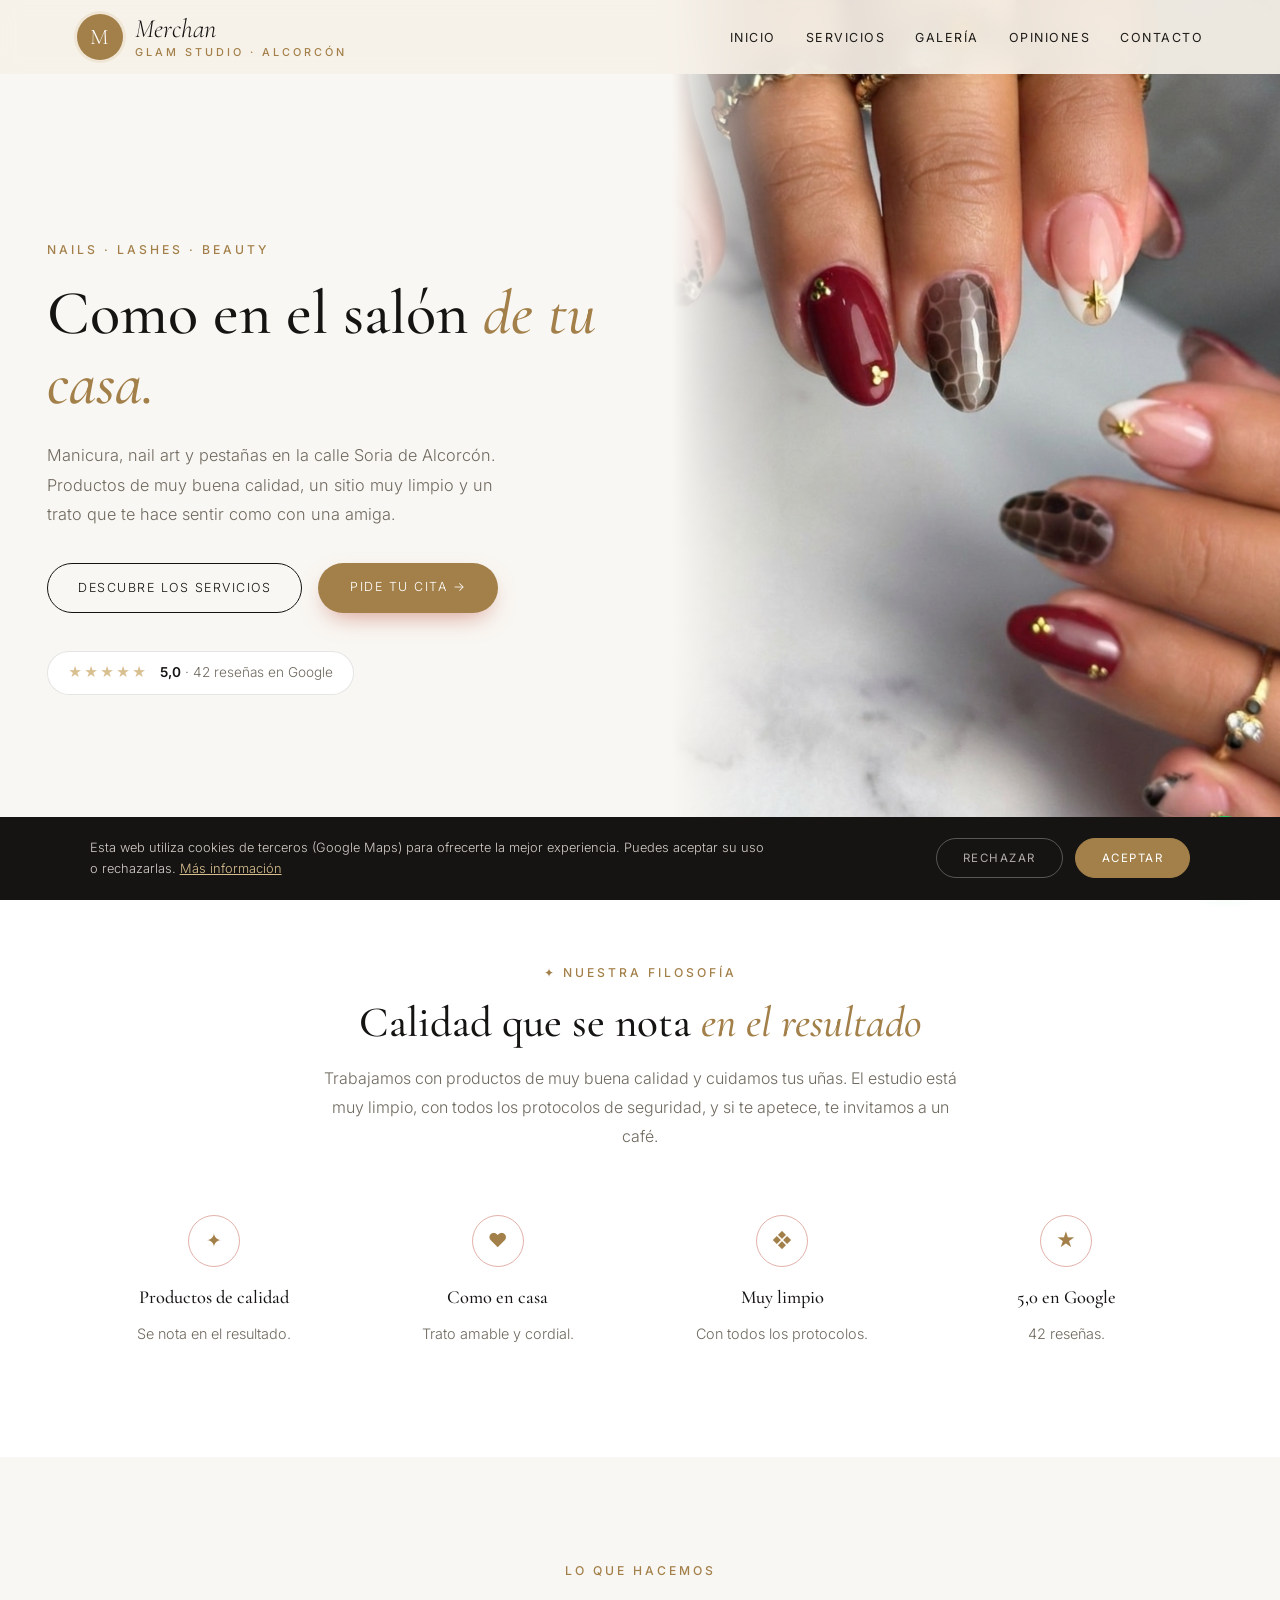
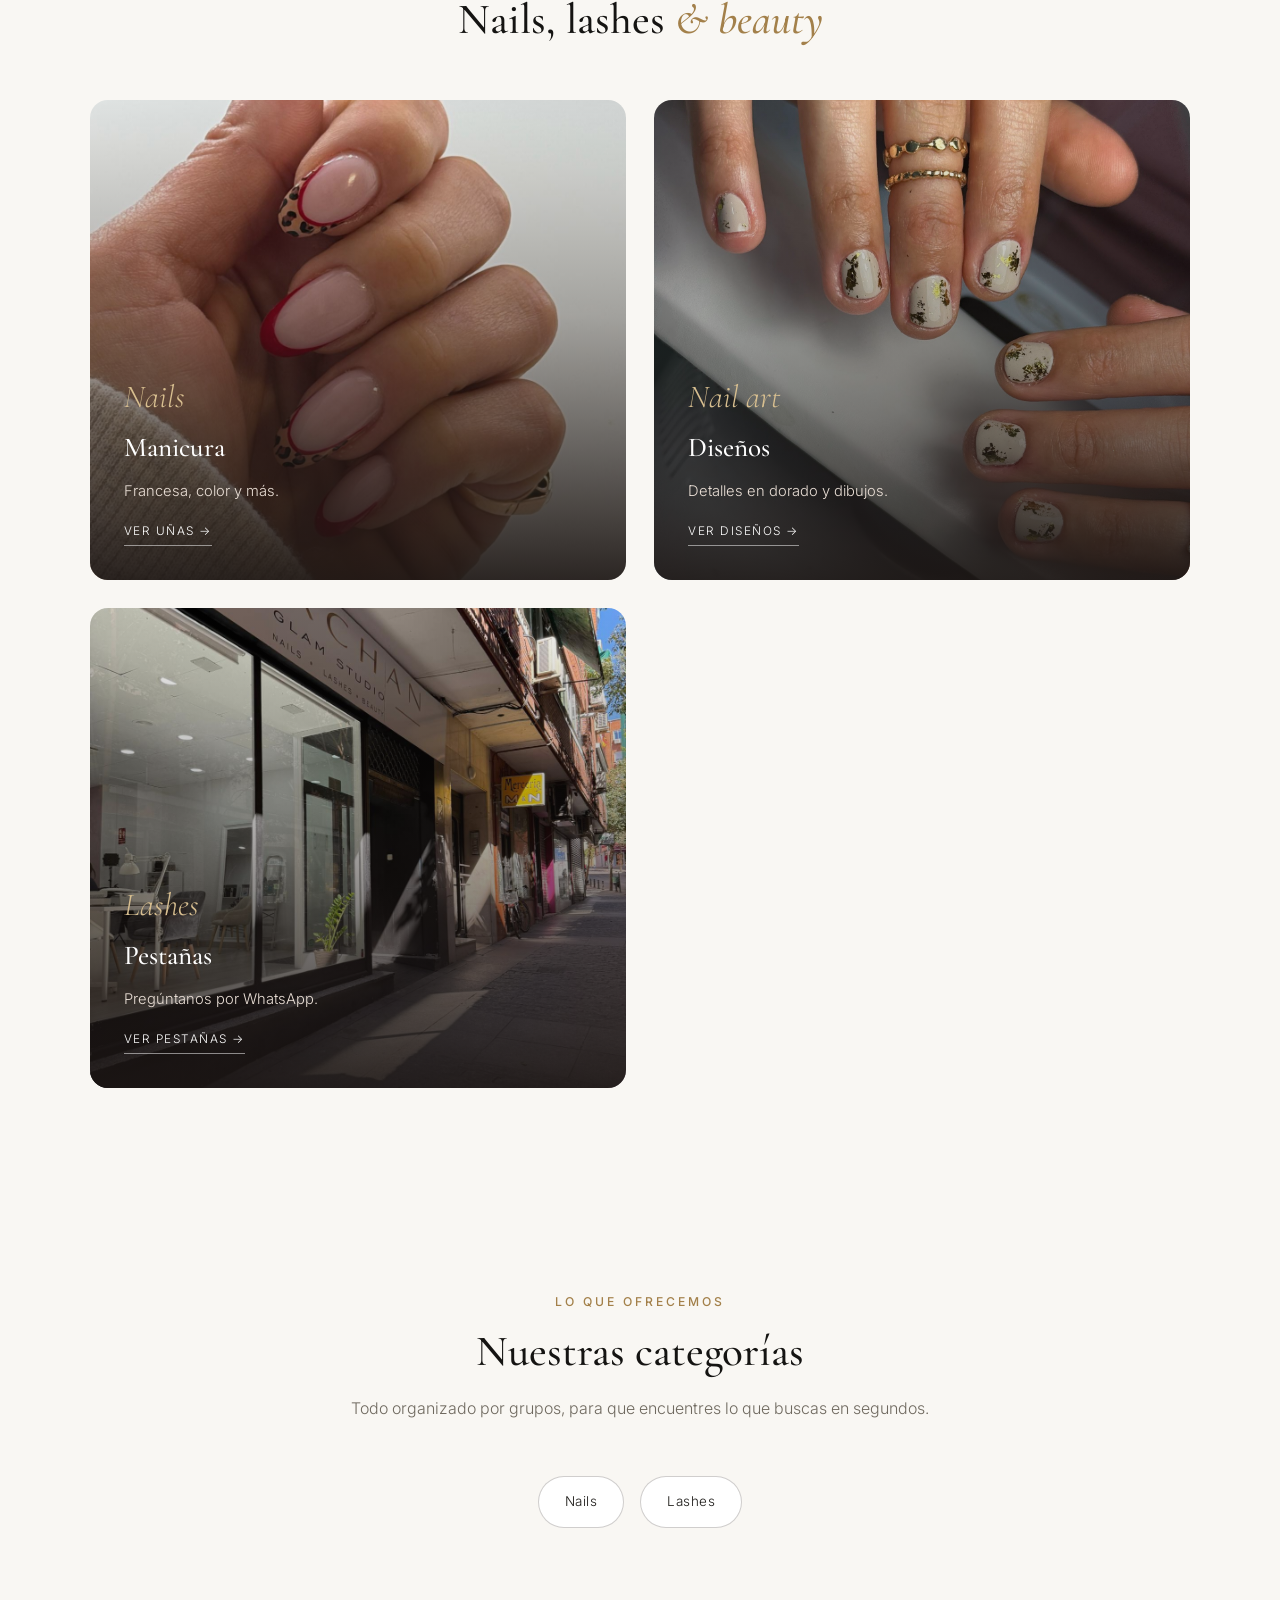
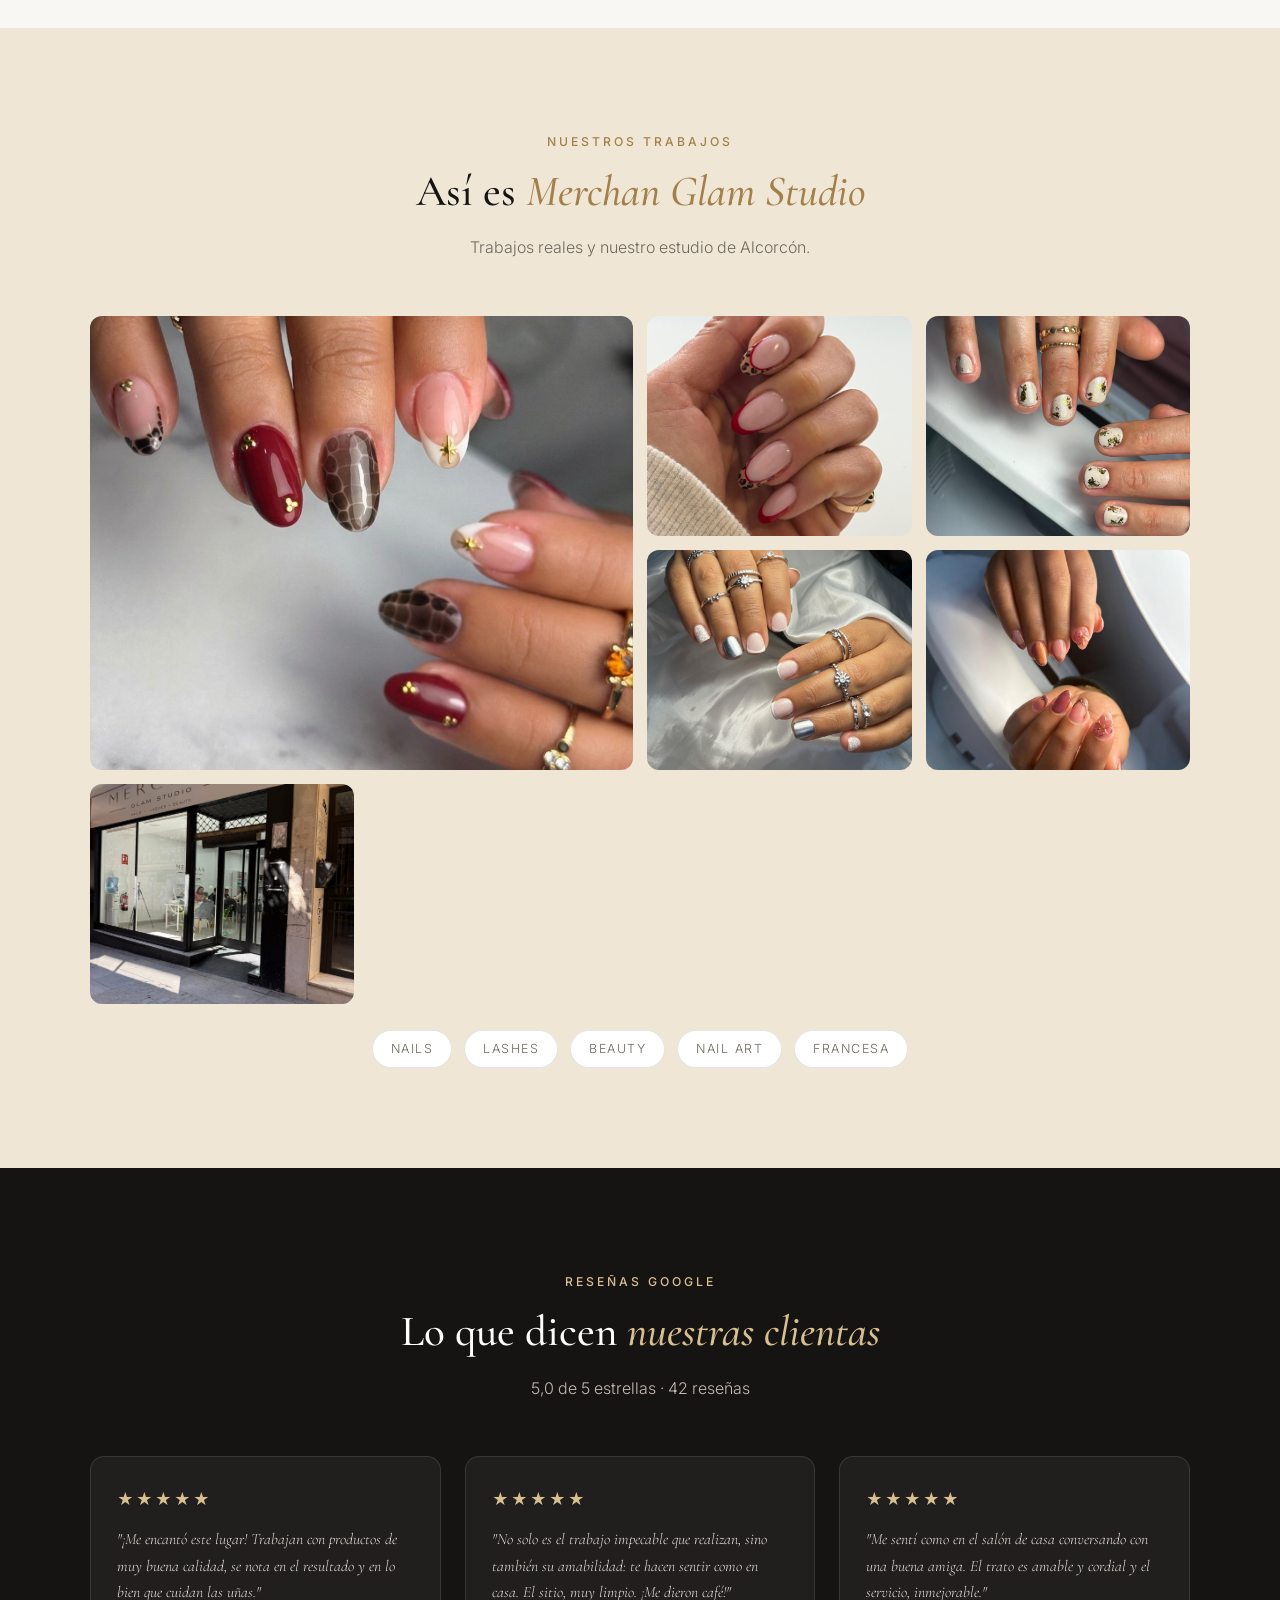
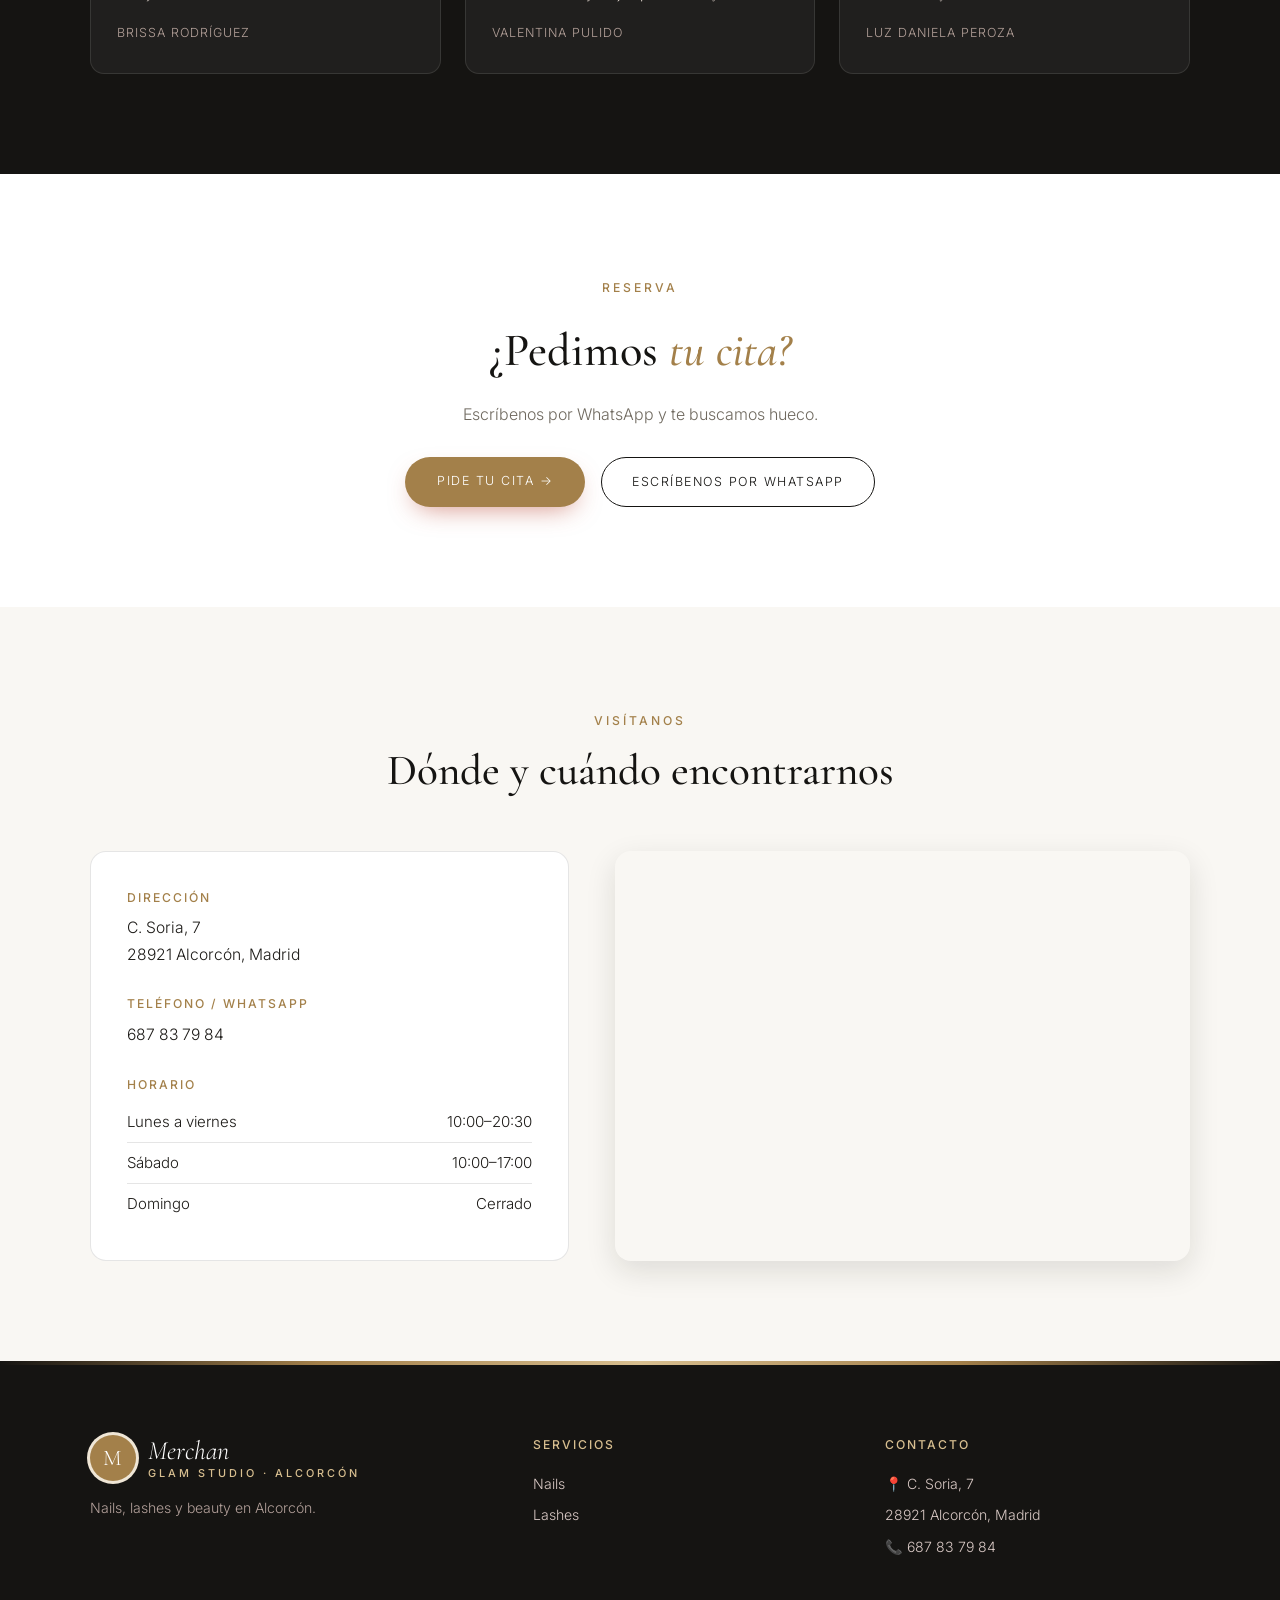
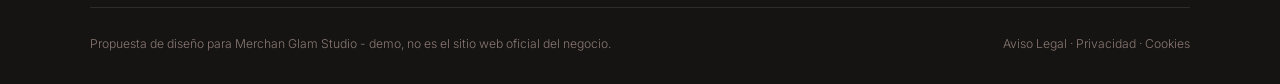
<file: index.html>
<!DOCTYPE html>
<html lang="es">
<head>
<meta charset="UTF-8">
<meta name="viewport" content="width=device-width, initial-scale=1.0">
<title>Merchan Glam Studio — Uñas y pestañas en Alcorcón</title>
<meta name="description" content="Merchan Glam Studio, nails, lashes y beauty en la calle Soria 7 de Alcorcón. Manicura, nail art y pestañas con productos de calidad. 5★ con 42 reseñas en Google.">
<meta name="theme-color" content="#151412">
<meta property="og:title" content="Merchan Glam Studio · Alcorcón">
<meta property="og:image" content="maps_09.jpg">

<link rel="preconnect" href="https://fonts.googleapis.com"><link rel="preconnect" href="https://fonts.gstatic.com" crossorigin><link href="https://fonts.googleapis.com/css2?family=Cormorant+Garamond:ital,wght@0,500;0,600;1,500&family=Inter:wght@300;400;500;600&display=swap" rel="stylesheet">
<link rel="stylesheet" href="styles.css">
</head>
<body>

<header id="header">
  <a href="index.html" class="logo" aria-label="Merchan Glam Studio, inicio"><span class="logo-mark">M</span><span class="logo-text"><span class="script">Merchan</span><small>glam studio · Alcorcón</small></span></a>
  <nav id="nav" aria-label="Navegación principal"><ul><li><a href="index.html#inicio">Inicio</a></li><li><a href="servicios.html">Servicios</a></li><li><a href="index.html#galeria">Galería</a></li><li><a href="index.html#opiniones">Opiniones</a></li><li><a href="index.html#contacto">Contacto</a></li></ul></nav><button class="nav-toggle" id="navToggle" aria-label="Abrir menú">☰</button>
</header>

<section class="hero" id="inicio">
  <div class="hero-text">
    <span class="eyebrow">Nails · Lashes · Beauty</span>
    <h1>Como en el salón <em>de tu casa.</em></h1>
    <p>Manicura, nail art y pestañas en la calle Soria de Alcorcón. Productos de muy buena calidad, un sitio muy limpio y un trato que te hace sentir como con una amiga.</p>
    <div class="hero-ctas">
      <a href="servicios.html" class="btn-outline">Descubre los servicios</a>
      <a href="https://wa.me/34687837984?text=Hola%2C%20he%20visto%20vuestra%20web%20y%20me%20gustar%C3%ADa%20pedir%20cita%20en%20Merchan%20Glam%20Studio" class="btn-solid" target="_blank" rel="noopener">Pide tu cita →</a>
    </div>
    <a class="hero-rating" href="https://www.google.com/maps/search/?api=1&query=Merchan+Glam+Studio,+Calle+Soria+7,+Alcorcon" target="_blank" rel="noopener"><span class="stars">★★★★★</span><span><strong>5,0</strong> · 42 reseñas en Google</span></a>
  </div>
  <div class="hero-img"><img src="maps_09.jpg" alt="Uñas con diseño en granate y dorado de Merchan Glam Studio" style="object-position:center 45%;"></div>
</section>

<section class="trust">
  <div class="section-head">
    <span class="eyebrow">✦ Nuestra filosofía</span>
    <h2>Calidad que se nota <em>en el resultado</em></h2>
    <p>Trabajamos con productos de muy buena calidad y cuidamos tus uñas. El estudio está muy limpio, con todos los protocolos de seguridad, y si te apetece, te invitamos a un café.</p>
  </div>
  <div class="trust-grid">
    <div class="trust-card"><span class="trust-ic">✦</span><h3>Productos de calidad</h3><p>Se nota en el resultado.</p></div>
    <div class="trust-card"><span class="trust-ic">♥</span><h3>Como en casa</h3><p>Trato amable y cordial.</p></div>
    <div class="trust-card"><span class="trust-ic">❖</span><h3>Muy limpio</h3><p>Con todos los protocolos.</p></div>
    <div class="trust-card"><span class="trust-ic">★</span><h3>5,0 en Google</h3><p>42 reseñas.</p></div>
  </div>
</section>

<section class="worlds">
  <div class="section-head">
    <span class="eyebrow">Lo que hacemos</span>
    <h2>Nails, lashes <em>&amp; beauty</em></h2>
  </div>
  <div class="worlds-grid">
    <a href="servicios.html#unas" class="world-card"><img src="maps_01.jpg" alt="Manicura"><div class="world-text"><span class="script">Nails</span><h3>Manicura</h3><p>Francesa, color y más.</p><span class="world-link">Ver uñas →</span></div></a>
    <a href="servicios.html#unas" class="world-card"><img src="maps_05.jpg" alt="Diseños"><div class="world-text"><span class="script">Nail art</span><h3>Diseños</h3><p>Detalles en dorado y dibujos.</p><span class="world-link">Ver diseños →</span></div></a>
    <a href="servicios.html#lashes" class="world-card"><img src="maps_10.jpg" alt="Pestañas"><div class="world-text"><span class="script">Lashes</span><h3>Pestañas</h3><p>Pregúntanos por WhatsApp.</p><span class="world-link">Ver pestañas →</span></div></a>
  </div>
</section>

<section>
  <div class="section-head">
    <span class="eyebrow">Lo que ofrecemos</span>
    <h2>Nuestras categorías</h2>
    <p>Todo organizado por grupos, para que encuentres lo que buscas en segundos.</p>
  </div>
  <div class="cat-pills">
    <a href="servicios.html#unas" class="cat-pill">Nails</a>
    <a href="servicios.html#lashes" class="cat-pill">Lashes</a>
  </div>
</section>

<section class="gallery-wrap" id="galeria">
  <div class="section-head">
    <span class="eyebrow">Nuestros trabajos</span>
    <h2>Así es <em>Merchan Glam Studio</em></h2>
    <p>Trabajos reales y nuestro estudio de Alcorcón.</p>
  </div>
  <div class="gallery">
    <figure class="big"><img src="maps_09.jpg" alt="Granate, carey y dorado" loading="lazy"></figure>
    <figure><img src="maps_01.jpg" alt="Francesa roja con animal print" loading="lazy"></figure>
    <figure><img src="maps_05.jpg" alt="Detalles en dorado" loading="lazy"></figure>
    <figure><img src="maps_02.jpg" alt="Nude con cromado" loading="lazy"></figure>
    <figure><img src="maps_06.jpg" alt="Rosa con relieve" loading="lazy"></figure>
    <figure><img src="maps_04.jpg" alt="Nuestro estudio" loading="lazy"></figure>
  </div>
  <div class="brands"><span>Nails</span><span>Lashes</span><span>Beauty</span><span>Nail art</span><span>Francesa</span></div>
</section>

<section class="reviews-wrap" id="opiniones">
  <div class="section-head">
    <span class="eyebrow">Reseñas Google</span>
    <h2>Lo que dicen <em>nuestras clientas</em></h2>
    <p>5,0 de 5 estrellas · 42 reseñas</p>
  </div>
  <div class="review-grid">
    <div class="review-card"><div class="stars">★★★★★</div><p>"¡Me encantó este lugar! Trabajan con productos de muy buena calidad, se nota en el resultado y en lo bien que cuidan las uñas."</p><cite>Brissa Rodríguez</cite></div>
    <div class="review-card"><div class="stars">★★★★★</div><p>"No solo es el trabajo impecable que realizan, sino también su amabilidad: te hacen sentir como en casa. El sitio, muy limpio. ¡Me dieron café!"</p><cite>Valentina Pulido</cite></div>
    <div class="review-card"><div class="stars">★★★★★</div><p>"Me sentí como en el salón de casa conversando con una buena amiga. El trato es amable y cordial y el servicio, inmejorable."</p><cite>Luz Daniela Peroza</cite></div>
  </div>
</section>

<section class="cta-section">
  <span class="eyebrow">Reserva</span>
  <h2>¿Pedimos <em>tu cita?</em></h2>
  <p>Escríbenos por WhatsApp y te buscamos hueco.</p>
  <div class="cta-row">
    <a href="https://wa.me/34687837984?text=Hola%2C%20he%20visto%20vuestra%20web%20y%20me%20gustar%C3%ADa%20pedir%20cita%20en%20Merchan%20Glam%20Studio" class="btn-solid" target="_blank" rel="noopener">Pide tu cita →</a>
    <a href="https://wa.me/34687837984?text=Hola%2C%20he%20visto%20vuestra%20web%20y%20me%20gustar%C3%ADa%20pedir%20cita%20en%20Merchan%20Glam%20Studio" class="btn-outline" target="_blank" rel="noopener">Escríbenos por WhatsApp</a>
  </div>
</section>

<section class="contact-section" id="contacto">
  <div class="section-head">
    <span class="eyebrow">Visítanos</span>
    <h2>Dónde y cuándo encontrarnos</h2>
  </div>
  <div class="contact-grid">
    <div class="contact-info">
      <div class="contact-block"><h3>Dirección</h3><p>C. Soria, 7<br>28921 Alcorcón, Madrid</p></div>
      <div class="contact-block"><h3>Teléfono / WhatsApp</h3><p><a href="tel:+34687837984">687 83 79 84</a></p></div>
      <div class="contact-block"><h3>Horario</h3><ul class="hours-list"><li><span>Lunes a viernes</span><span>10:00–20:30</span></li><li><span>Sábado</span><span>10:00–17:00</span></li><li><span>Domingo</span><span>Cerrado</span></li></ul></div>
      
    </div>
    <div class="contact-map">
      <iframe title="Mapa de Merchan Glam Studio" src="https://www.google.com/maps?q=Merchan+Glam+Studio,+Calle+Soria+7,+Alcorcon&output=embed" width="100%" height="100%" style="border:0;" allowfullscreen="" loading="lazy" referrerpolicy="no-referrer-when-downgrade"></iframe>
    </div>
  </div>
</section>

<footer>
  <div class="footer-grid">
    <div class="footer-brand">
      <a href="index.html" class="logo light"><span class="logo-mark">M</span><span class="logo-text"><span class="script">Merchan</span><small>glam studio · Alcorcón</small></span></a>
      <p>Nails, lashes y beauty en Alcorcón.</p>
    </div>
    <div><h4>Servicios</h4><ul><li><a href="servicios.html#unas">Nails</a></li><li><a href="servicios.html#lashes">Lashes</a></li></ul></div>
    <div><h4>Contacto</h4><ul><li>📍 C. Soria, 7</li><li>28921 Alcorcón, Madrid</li><li>📞 <a href="tel:+34687837984">687 83 79 84</a></li></ul></div>
  </div>
  <div class="footer-bottom">
    <span>Propuesta de diseño para Merchan Glam Studio - demo, no es el sitio web oficial del negocio.</span>
    <span><a href="aviso-legal.html">Aviso Legal</a> &middot; <a href="politica-privacidad.html">Privacidad</a> &middot; <a href="politica-cookies.html">Cookies</a></span>
  </div>
</footer>

<div id="cookie-banner" class="cookie-banner"><p>Esta web utiliza cookies de terceros (Google Maps) para ofrecerte la mejor experiencia. Puedes aceptar su uso o rechazarlas. <a href="politica-cookies.html">Más información</a></p><div class="cookie-actions"><button onclick="setCookieChoice('rejected')" class="ck-reject">Rechazar</button><button onclick="setCookieChoice('accepted')" class="ck-accept">Aceptar</button></div></div>
<div class="social-fabs"><a class="wa-fab" href="https://wa.me/34687837984?text=Hola%2C%20he%20visto%20vuestra%20web%20y%20me%20gustar%C3%ADa%20pedir%20cita%20en%20Merchan%20Glam%20Studio" target="_blank" rel="noopener" aria-label="Escribir por WhatsApp"><svg width="28" height="28" viewBox="0 0 24 24" fill="white"><path d="M17.5 14.4c-.3-.1-1.8-.9-2-1s-.5-.1-.7.1-.8 1-.9 1.2-.3.2-.6.1a8.2 8.2 0 0 1-2.4-1.5 9 9 0 0 1-1.7-2.1c-.2-.3 0-.5.1-.6l.4-.5.3-.5v-.5l-.9-2.2c-.2-.6-.5-.5-.7-.5h-.6a1.1 1.1 0 0 0-.8.4 3.4 3.4 0 0 0-1 2.5 5.9 5.9 0 0 0 1.2 3.1 13.5 13.5 0 0 0 5.2 4.6c2.6 1 2.6.7 3.1.6a2.6 2.6 0 0 0 1.7-1.2 2.1 2.1 0 0 0 .2-1.2c-.1-.1-.3-.2-.6-.3ZM12 21.8a9.8 9.8 0 0 1-5-1.4l-.4-.2-3.7 1 1-3.6-.2-.4A9.8 9.8 0 1 1 12 21.8Zm8.4-18.3A11.8 11.8 0 0 0 1.8 17.7L.2 23.8l6.3-1.6a11.8 11.8 0 0 0 5.6 1.4A11.8 11.8 0 0 0 20.4 3.5Z"/></svg></a></div>
<script src="main.js"></script>
</body>
</html>
</file>
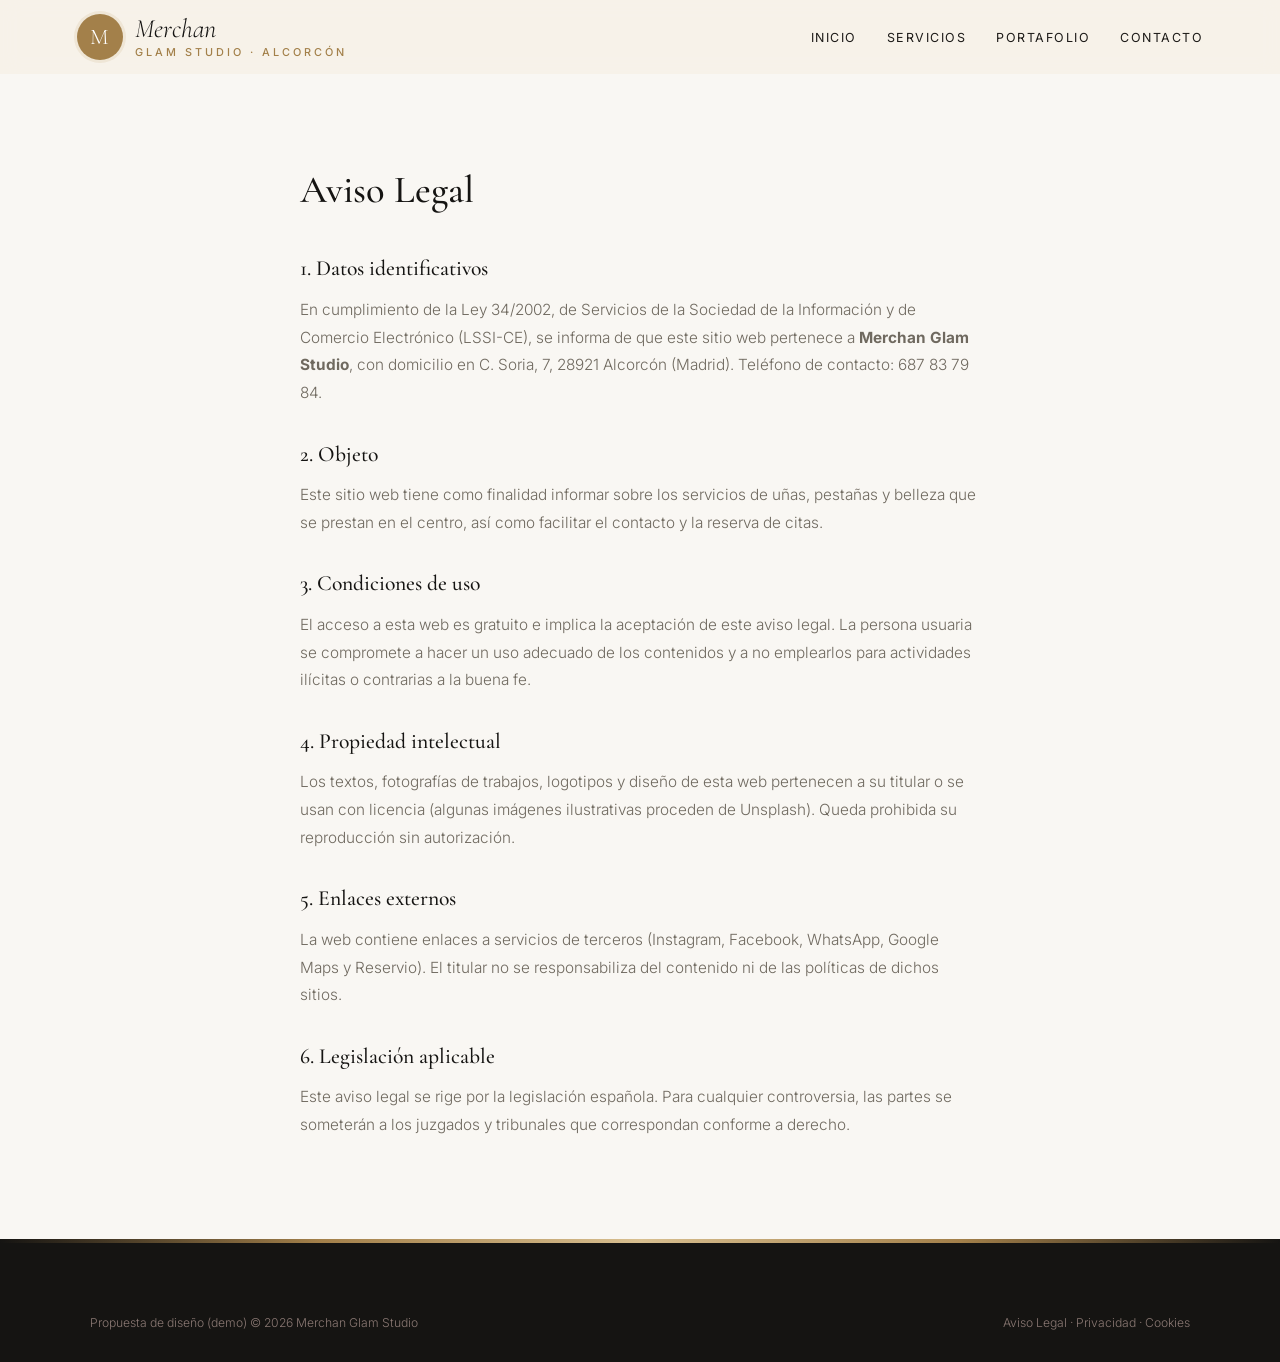
<file: aviso-legal.html>
<!DOCTYPE html>
<html lang="es">
<head>
<meta charset="UTF-8">
<meta name="viewport" content="width=device-width, initial-scale=1.0">
<title>Aviso Legal — Merchan Glam Studio</title>
<meta name="robots" content="noindex">

<link rel="preconnect" href="https://fonts.googleapis.com">
<link href="https://fonts.googleapis.com/css2?family=Cormorant+Garamond:ital,wght@0,500;0,600;1,500&family=Inter:wght@300;400;500;600&display=swap" rel="stylesheet">
<link rel="stylesheet" href="styles.css">
</head>
<body>
<header id="header" class="scrolled">
  <a href="index.html" class="logo" aria-label="Merchan Glam Studio, inicio">
    <span class="logo-mark">M</span>
    <span class="logo-text"><span class="script">Merchan</span><small>glam studio · Alcorcón</small></span>
  </a>
  <nav id="nav" aria-label="Navegación principal">
    <ul>
      <li><a href="index.html#inicio">Inicio</a></li>
      <li><a href="servicios.html">Servicios</a></li>
      <li><a href="portafolio.html">Portafolio</a></li>
      <li><a href="index.html#contacto">Contacto</a></li>
    </ul>
  </nav>
  <button class="nav-toggle" id="navToggle" aria-label="Abrir menú">☰</button>
</header>
<main class="legal"><h1>Aviso Legal</h1>
<h2>1. Datos identificativos</h2>
<p>En cumplimiento de la Ley 34/2002, de Servicios de la Sociedad de la Información y de Comercio Electrónico (LSSI-CE), se informa de que este sitio web pertenece a <strong>Merchan Glam Studio</strong>, con domicilio en C. Soria, 7, 28921 Alcorcón (Madrid). Teléfono de contacto: 687 83 79 84.</p>
<h2>2. Objeto</h2>
<p>Este sitio web tiene como finalidad informar sobre los servicios de uñas, pestañas y belleza que se prestan en el centro, así como facilitar el contacto y la reserva de citas.</p>
<h2>3. Condiciones de uso</h2>
<p>El acceso a esta web es gratuito e implica la aceptación de este aviso legal. La persona usuaria se compromete a hacer un uso adecuado de los contenidos y a no emplearlos para actividades ilícitas o contrarias a la buena fe.</p>
<h2>4. Propiedad intelectual</h2>
<p>Los textos, fotografías de trabajos, logotipos y diseño de esta web pertenecen a su titular o se usan con licencia (algunas imágenes ilustrativas proceden de Unsplash). Queda prohibida su reproducción sin autorización.</p>
<h2>5. Enlaces externos</h2>
<p>La web contiene enlaces a servicios de terceros (Instagram, Facebook, WhatsApp, Google Maps y Reservio). El titular no se responsabiliza del contenido ni de las políticas de dichos sitios.</p>
<h2>6. Legislación aplicable</h2>
<p>Este aviso legal se rige por la legislación española. Para cualquier controversia, las partes se someterán a los juzgados y tribunales que correspondan conforme a derecho.</p></main>
<footer>
  <div class="footer-bottom" style="margin-top:0">
    <span>Propuesta de diseño (demo) © 2026 Merchan Glam Studio</span>
    <span><a href="aviso-legal.html">Aviso Legal</a> &middot; <a href="politica-privacidad.html">Privacidad</a> &middot; <a href="politica-cookies.html">Cookies</a></span>
  </div>
</footer>
<script src="main.js"></script>
</body>
</html>
</file>
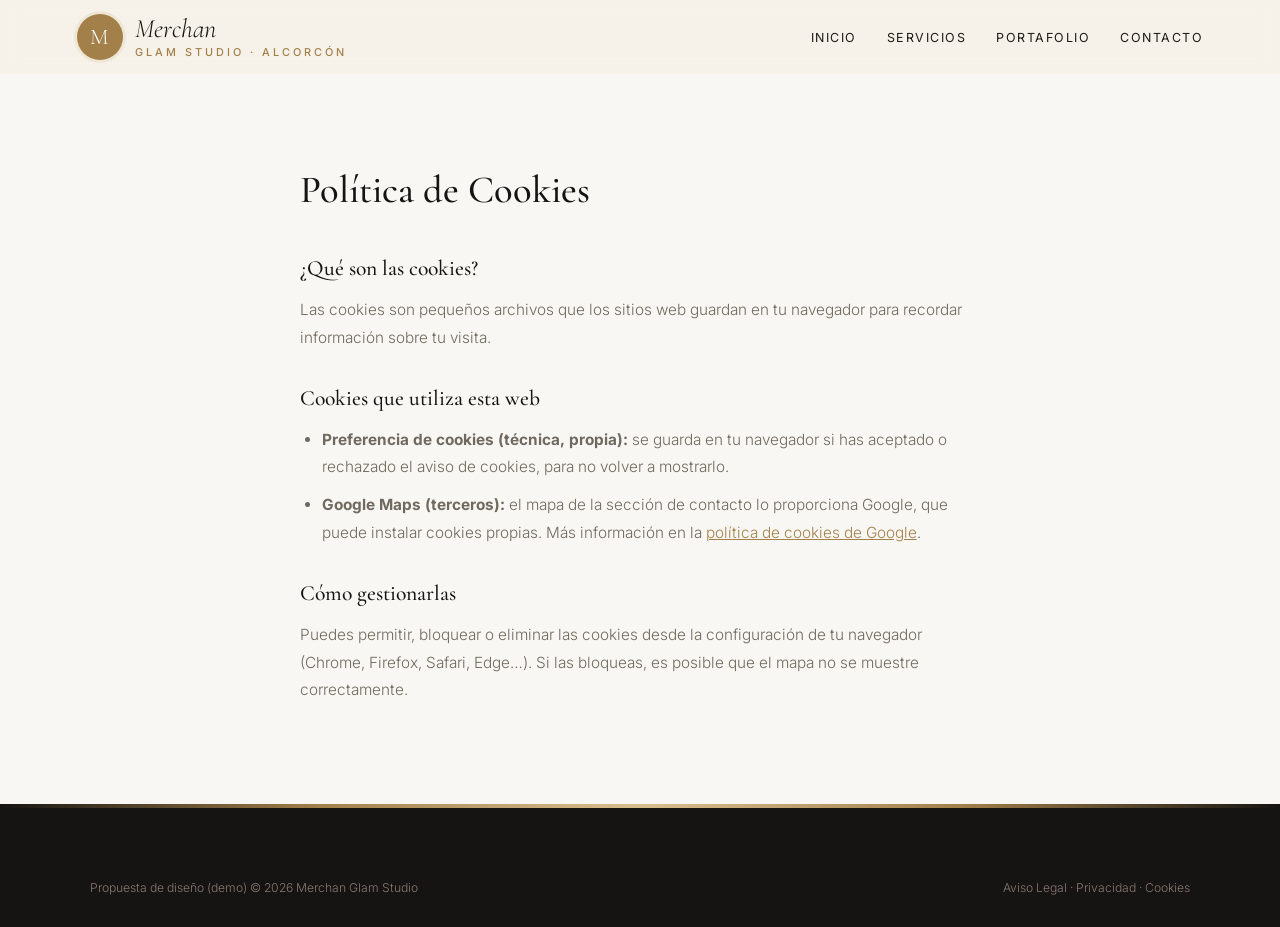
<file: politica-cookies.html>
<!DOCTYPE html>
<html lang="es">
<head>
<meta charset="UTF-8">
<meta name="viewport" content="width=device-width, initial-scale=1.0">
<title>Política de Cookies — Merchan Glam Studio</title>
<meta name="robots" content="noindex">

<link rel="preconnect" href="https://fonts.googleapis.com">
<link href="https://fonts.googleapis.com/css2?family=Cormorant+Garamond:ital,wght@0,500;0,600;1,500&family=Inter:wght@300;400;500;600&display=swap" rel="stylesheet">
<link rel="stylesheet" href="styles.css">
</head>
<body>
<header id="header" class="scrolled">
  <a href="index.html" class="logo" aria-label="Merchan Glam Studio, inicio">
    <span class="logo-mark">M</span>
    <span class="logo-text"><span class="script">Merchan</span><small>glam studio · Alcorcón</small></span>
  </a>
  <nav id="nav" aria-label="Navegación principal">
    <ul>
      <li><a href="index.html#inicio">Inicio</a></li>
      <li><a href="servicios.html">Servicios</a></li>
      <li><a href="portafolio.html">Portafolio</a></li>
      <li><a href="index.html#contacto">Contacto</a></li>
    </ul>
  </nav>
  <button class="nav-toggle" id="navToggle" aria-label="Abrir menú">☰</button>
</header>
<main class="legal"><h1>Política de Cookies</h1>
<h2>¿Qué son las cookies?</h2>
<p>Las cookies son pequeños archivos que los sitios web guardan en tu navegador para recordar información sobre tu visita.</p>
<h2>Cookies que utiliza esta web</h2>
<ul>
<li><strong>Preferencia de cookies (técnica, propia):</strong> se guarda en tu navegador si has aceptado o rechazado el aviso de cookies, para no volver a mostrarlo.</li>
<li><strong>Google Maps (terceros):</strong> el mapa de la sección de contacto lo proporciona Google, que puede instalar cookies propias. Más información en la <a href="https://policies.google.com/technologies/cookies" target="_blank" rel="noopener">política de cookies de Google</a>.</li>
</ul>
<h2>Cómo gestionarlas</h2>
<p>Puedes permitir, bloquear o eliminar las cookies desde la configuración de tu navegador (Chrome, Firefox, Safari, Edge…). Si las bloqueas, es posible que el mapa no se muestre correctamente.</p></main>
<footer>
  <div class="footer-bottom" style="margin-top:0">
    <span>Propuesta de diseño (demo) © 2026 Merchan Glam Studio</span>
    <span><a href="aviso-legal.html">Aviso Legal</a> &middot; <a href="politica-privacidad.html">Privacidad</a> &middot; <a href="politica-cookies.html">Cookies</a></span>
  </div>
</footer>
<script src="main.js"></script>
</body>
</html>
</file>
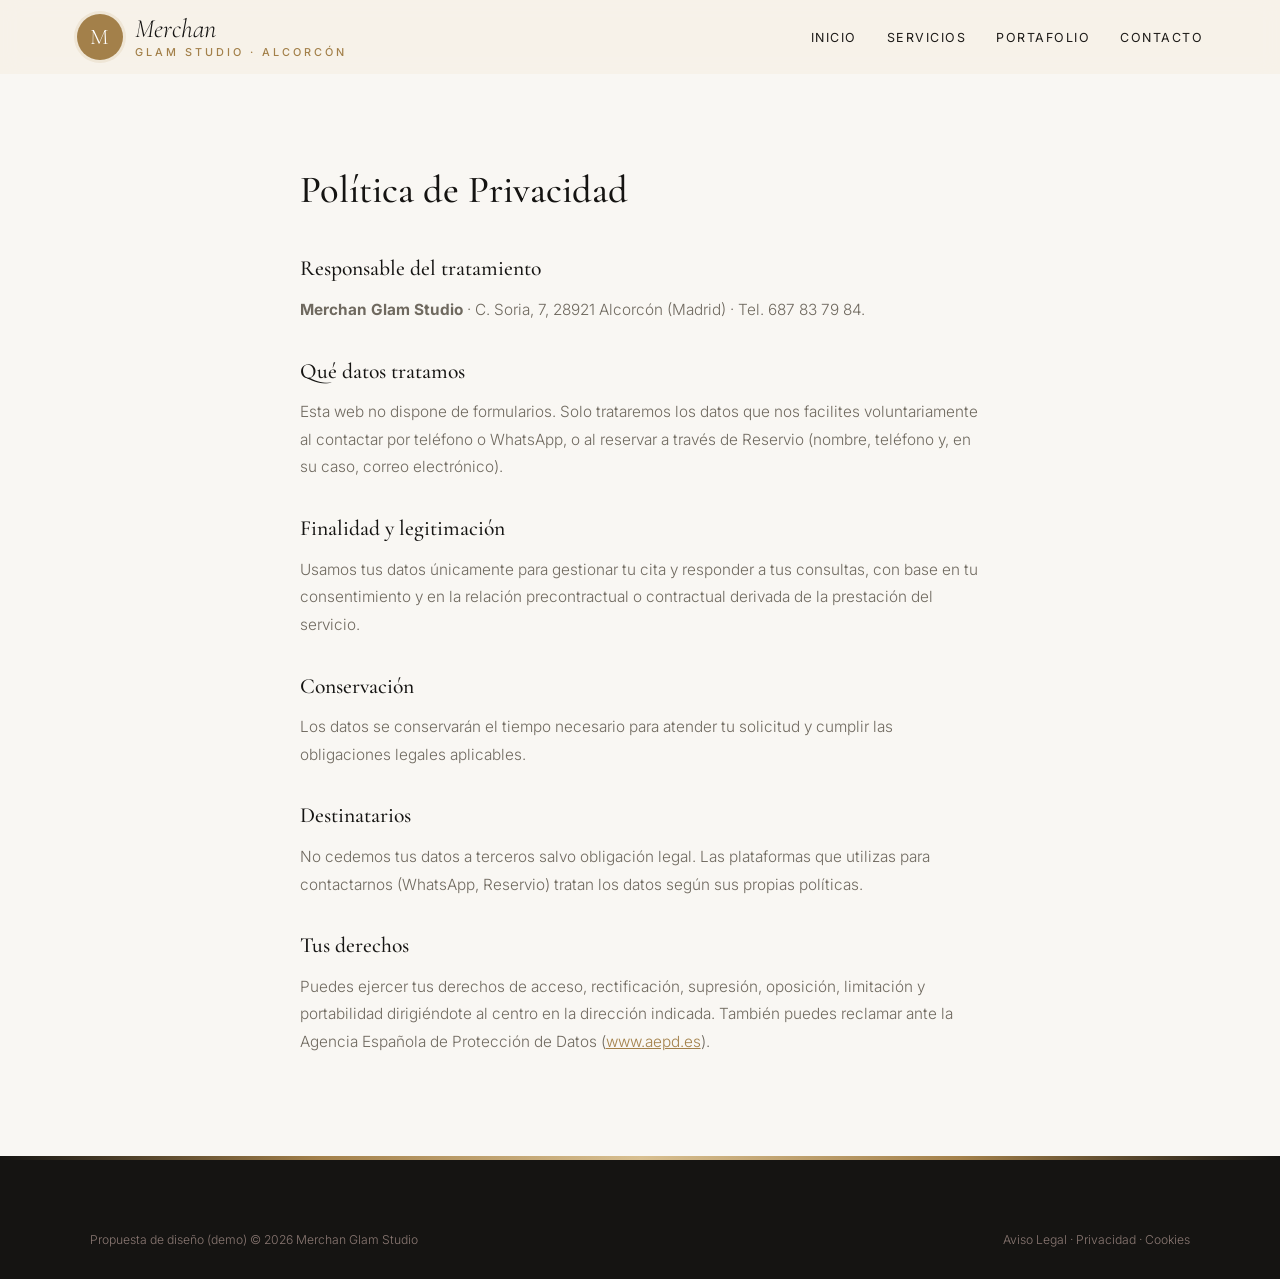
<file: politica-privacidad.html>
<!DOCTYPE html>
<html lang="es">
<head>
<meta charset="UTF-8">
<meta name="viewport" content="width=device-width, initial-scale=1.0">
<title>Política de Privacidad — Merchan Glam Studio</title>
<meta name="robots" content="noindex">

<link rel="preconnect" href="https://fonts.googleapis.com">
<link href="https://fonts.googleapis.com/css2?family=Cormorant+Garamond:ital,wght@0,500;0,600;1,500&family=Inter:wght@300;400;500;600&display=swap" rel="stylesheet">
<link rel="stylesheet" href="styles.css">
</head>
<body>
<header id="header" class="scrolled">
  <a href="index.html" class="logo" aria-label="Merchan Glam Studio, inicio">
    <span class="logo-mark">M</span>
    <span class="logo-text"><span class="script">Merchan</span><small>glam studio · Alcorcón</small></span>
  </a>
  <nav id="nav" aria-label="Navegación principal">
    <ul>
      <li><a href="index.html#inicio">Inicio</a></li>
      <li><a href="servicios.html">Servicios</a></li>
      <li><a href="portafolio.html">Portafolio</a></li>
      <li><a href="index.html#contacto">Contacto</a></li>
    </ul>
  </nav>
  <button class="nav-toggle" id="navToggle" aria-label="Abrir menú">☰</button>
</header>
<main class="legal"><h1>Política de Privacidad</h1>
<h2>Responsable del tratamiento</h2>
<p><strong>Merchan Glam Studio</strong> · C. Soria, 7, 28921 Alcorcón (Madrid) · Tel. 687 83 79 84.</p>
<h2>Qué datos tratamos</h2>
<p>Esta web no dispone de formularios. Solo trataremos los datos que nos facilites voluntariamente al contactar por teléfono o WhatsApp, o al reservar a través de Reservio (nombre, teléfono y, en su caso, correo electrónico).</p>
<h2>Finalidad y legitimación</h2>
<p>Usamos tus datos únicamente para gestionar tu cita y responder a tus consultas, con base en tu consentimiento y en la relación precontractual o contractual derivada de la prestación del servicio.</p>
<h2>Conservación</h2>
<p>Los datos se conservarán el tiempo necesario para atender tu solicitud y cumplir las obligaciones legales aplicables.</p>
<h2>Destinatarios</h2>
<p>No cedemos tus datos a terceros salvo obligación legal. Las plataformas que utilizas para contactarnos (WhatsApp, Reservio) tratan los datos según sus propias políticas.</p>
<h2>Tus derechos</h2>
<p>Puedes ejercer tus derechos de acceso, rectificación, supresión, oposición, limitación y portabilidad dirigiéndote al centro en la dirección indicada. También puedes reclamar ante la Agencia Española de Protección de Datos (<a href="https://www.aepd.es" target="_blank" rel="noopener">www.aepd.es</a>).</p></main>
<footer>
  <div class="footer-bottom" style="margin-top:0">
    <span>Propuesta de diseño (demo) © 2026 Merchan Glam Studio</span>
    <span><a href="aviso-legal.html">Aviso Legal</a> &middot; <a href="politica-privacidad.html">Privacidad</a> &middot; <a href="politica-cookies.html">Cookies</a></span>
  </div>
</footer>
<script src="main.js"></script>
</body>
</html>
</file>
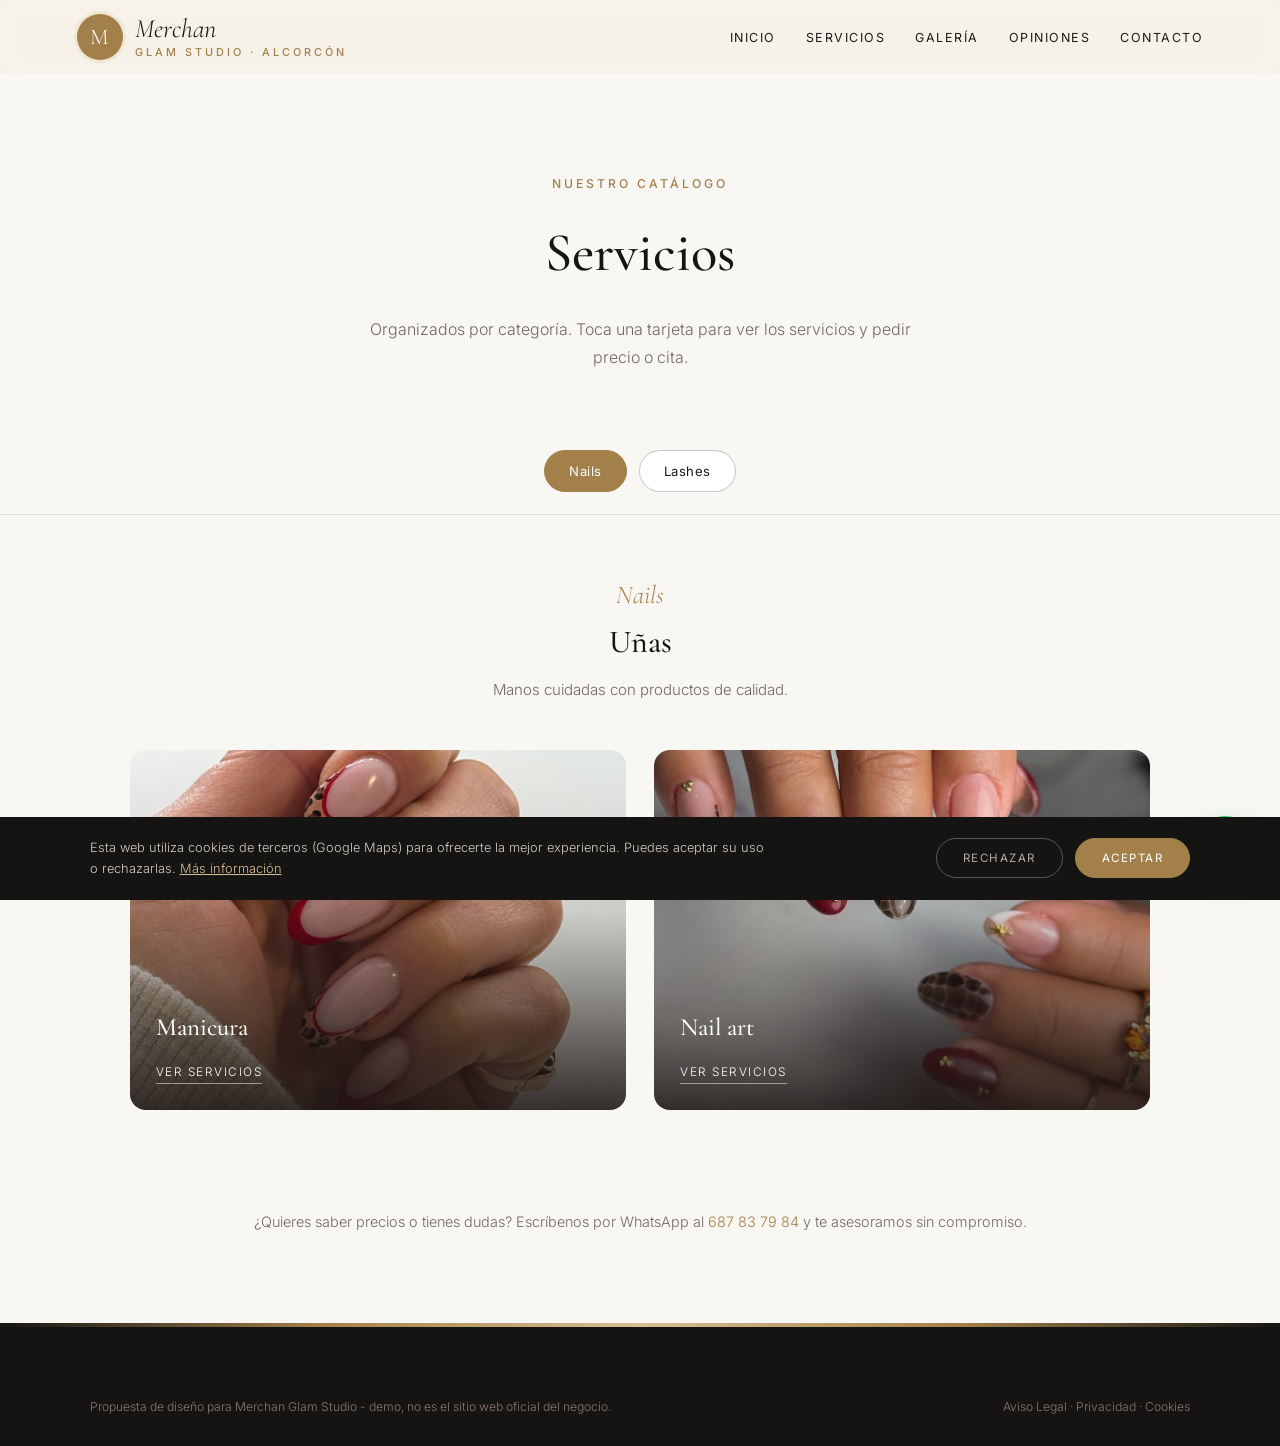
<file: servicios.html>
<!DOCTYPE html>
<html lang="es">
<head>
<meta charset="UTF-8">
<meta name="viewport" content="width=device-width, initial-scale=1.0">
<title>Servicios — Merchan Glam Studio · Alcorcón</title>
<meta name="description" content="Servicios de Merchan Glam Studio en Alcorcón.">

<link rel="preconnect" href="https://fonts.googleapis.com"><link rel="preconnect" href="https://fonts.gstatic.com" crossorigin><link href="https://fonts.googleapis.com/css2?family=Cormorant+Garamond:ital,wght@0,500;0,600;1,500&family=Inter:wght@300;400;500;600&display=swap" rel="stylesheet">
<link rel="stylesheet" href="styles.css">
</head>
<body>

<header id="header" class="scrolled">
  <a href="index.html" class="logo" aria-label="Merchan Glam Studio, inicio"><span class="logo-mark">M</span><span class="logo-text"><span class="script">Merchan</span><small>glam studio · Alcorcón</small></span></a>
  <nav id="nav" aria-label="Navegación principal"><ul><li><a href="index.html#inicio">Inicio</a></li><li><a href="servicios.html">Servicios</a></li><li><a href="index.html#galeria">Galería</a></li><li><a href="index.html#opiniones">Opiniones</a></li><li><a href="index.html#contacto">Contacto</a></li></ul></nav><button class="nav-toggle" id="navToggle" aria-label="Abrir menú">☰</button>
</header>

<div class="page-hero">
  <span class="eyebrow">Nuestro catálogo</span>
  <h1>Servicios</h1>
  <p>Organizados por categoría. Toca una tarjeta para ver los servicios y pedir precio o cita.</p>
</div>

<div class="tabs">
  <button class="tab-btn active" data-tab="unas">Nails</button>
  <button class="tab-btn" data-tab="lashes">Lashes</button>
  
</div>

<div class="tab-panel active" id="unas">
  <div class="tab-intro"><span class="script">Nails</span><h2>Uñas</h2><p>Manos cuidadas con productos de calidad.</p></div>
  <div class="cat-grid">
    <div class="cat-card" onclick="openModal('manicura')"><img src="maps_01.jpg" alt="Manicura" loading="lazy"><div class="cat-card-text"><h3>Manicura</h3><span>Ver servicios</span></div></div>
    <div class="cat-card" onclick="openModal('nailart')"><img src="maps_09.jpg" alt="Nail art" loading="lazy"><div class="cat-card-text"><h3>Nail art</h3><span>Ver servicios</span></div></div>
  </div>
</div>

<div class="tab-panel" id="lashes">
  <div class="tab-intro"><span class="script">Lashes</span><h2>Pestañas</h2><p>Una mirada con glam.</p></div>
  <div class="cat-grid single">
    <div class="cat-card" onclick="openModal('pestanas')"><img src="maps_10.jpg" alt="Pestañas" loading="lazy"><div class="cat-card-text"><h3>Pestañas</h3><span>Ver servicios</span></div></div>
  </div>
</div>


<p class="services-note">¿Quieres saber precios o tienes dudas? Escríbenos por WhatsApp al <a href="https://wa.me/34687837984" target="_blank" rel="noopener" style="color:var(--red)">687 83 79 84</a> y te asesoramos sin compromiso.</p>

<div class="modal-overlay" id="modal-manicura"><div class="modal">
  <button class="modal-close" onclick="closeModal('manicura')" aria-label="Cerrar">×</button>
  <h3>Manicura</h3><p class="modal-sub">Color y francesa</p>
  <div class="svc-row"><div><div class="svc-name">Manicura</div><span class="svc-desc"></span></div><div class="svc-price">Consultar</div></div>
  <div class="svc-row"><div><div class="svc-name">Francesa</div><span class="svc-desc"></span></div><div class="svc-price">Consultar</div></div>
  <a class="modal-cta alt" href="https://wa.me/34687837984?text=Hola%2C%20quiero%20informaci%C3%B3n%20sobre%20manicura" target="_blank" rel="noopener">Pedir cita por WhatsApp</a>
</div></div>

<div class="modal-overlay" id="modal-nailart"><div class="modal">
  <button class="modal-close" onclick="closeModal('nailart')" aria-label="Cerrar">×</button>
  <h3>Nail art</h3><p class="modal-sub">Diseños y detalles</p>
  <div class="svc-row"><div><div class="svc-name">Diseños a mano</div><span class="svc-desc"></span></div><div class="svc-price">Consultar</div></div>
  <div class="svc-row"><div><div class="svc-name">Detalles en dorado</div><span class="svc-desc"></span></div><div class="svc-price">Consultar</div></div>
  <div class="svc-row"><div><div class="svc-name">Cromados</div><span class="svc-desc"></span></div><div class="svc-price">Consultar</div></div>
  <a class="modal-cta alt" href="https://wa.me/34687837984?text=Hola%2C%20quiero%20informaci%C3%B3n%20sobre%20nail%20art" target="_blank" rel="noopener">Pedir cita por WhatsApp</a>
</div></div>

<div class="modal-overlay" id="modal-pestanas"><div class="modal">
  <button class="modal-close" onclick="closeModal('pestanas')" aria-label="Cerrar">×</button>
  <h3>Pestañas</h3><p class="modal-sub">Pregúntanos por WhatsApp</p>
  <div class="svc-row"><div><div class="svc-name">Tratamientos de pestañas</div><span class="svc-desc"></span></div><div class="svc-price">Consultar</div></div>
  <a class="modal-cta alt" href="https://wa.me/34687837984?text=Hola%2C%20quiero%20informaci%C3%B3n%20sobre%20pesta%C3%B1as" target="_blank" rel="noopener">Pedir cita por WhatsApp</a>
</div></div>


<footer>
  <div class="footer-bottom" style="margin-top:0">
    <span>Propuesta de diseño para Merchan Glam Studio - demo, no es el sitio web oficial del negocio.</span>
    <span><a href="aviso-legal.html">Aviso Legal</a> &middot; <a href="politica-privacidad.html">Privacidad</a> &middot; <a href="politica-cookies.html">Cookies</a></span>
  </div>
</footer>

<div id="cookie-banner" class="cookie-banner"><p>Esta web utiliza cookies de terceros (Google Maps) para ofrecerte la mejor experiencia. Puedes aceptar su uso o rechazarlas. <a href="politica-cookies.html">Más información</a></p><div class="cookie-actions"><button onclick="setCookieChoice('rejected')" class="ck-reject">Rechazar</button><button onclick="setCookieChoice('accepted')" class="ck-accept">Aceptar</button></div></div>
<div class="social-fabs"><a class="wa-fab" href="https://wa.me/34687837984?text=Hola%2C%20he%20visto%20vuestra%20web%20y%20me%20gustar%C3%ADa%20pedir%20cita%20en%20Merchan%20Glam%20Studio" target="_blank" rel="noopener" aria-label="Escribir por WhatsApp"><svg width="28" height="28" viewBox="0 0 24 24" fill="white"><path d="M17.5 14.4c-.3-.1-1.8-.9-2-1s-.5-.1-.7.1-.8 1-.9 1.2-.3.2-.6.1a8.2 8.2 0 0 1-2.4-1.5 9 9 0 0 1-1.7-2.1c-.2-.3 0-.5.1-.6l.4-.5.3-.5v-.5l-.9-2.2c-.2-.6-.5-.5-.7-.5h-.6a1.1 1.1 0 0 0-.8.4 3.4 3.4 0 0 0-1 2.5 5.9 5.9 0 0 0 1.2 3.1 13.5 13.5 0 0 0 5.2 4.6c2.6 1 2.6.7 3.1.6a2.6 2.6 0 0 0 1.7-1.2 2.1 2.1 0 0 0 .2-1.2c-.1-.1-.3-.2-.6-.3ZM12 21.8a9.8 9.8 0 0 1-5-1.4l-.4-.2-3.7 1 1-3.6-.2-.4A9.8 9.8 0 1 1 12 21.8Zm8.4-18.3A11.8 11.8 0 0 0 1.8 17.7L.2 23.8l6.3-1.6a11.8 11.8 0 0 0 5.6 1.4A11.8 11.8 0 0 0 20.4 3.5Z"/></svg></a></div>
<script src="main.js"></script>
</body>
</html>
</file>
<file: styles.css>
:root{
  --cream:#f9f7f3; --paper:#ffffff; --tint:#efe6d6; --ink:#1d1b18; --dark:#151412; --muted:#6f695f;
  --red:#a3804a; --red-dark:#7a5f34; --teal:#a3804a; --gold:#d8bf90; --line:rgba(0,0,0,.1);
  --brand-gradient:linear-gradient(90deg,#151412,#a3804a,#d8bf90,#a3804a,#151412);
}
*{margin:0;padding:0;box-sizing:border-box;}
html{scroll-behavior:smooth;}
body{font-family:'Inter',sans-serif;background:var(--cream);color:var(--ink);overflow-x:hidden;font-weight:300;line-height:1.6;}
a{text-decoration:none;color:inherit;}
h1,h2,h3{font-family:'Cormorant Garamond',serif;font-weight:500;}
h1 em,h2 em{font-style:italic;color:var(--red);}
img{max-width:100%;display:block;}
.script{font-family:'Cormorant Garamond',serif;font-style:italic;}

/* HEADER */
header{position:fixed;top:0;left:0;right:0;z-index:100;display:flex;justify-content:space-between;align-items:center;padding:14px 6%;background:rgba(247,241,233,.92);backdrop-filter:blur(10px);-webkit-backdrop-filter:blur(10px);transition:box-shadow .3s,padding .3s;}
header.scrolled{box-shadow:0 2px 24px rgba(28,22,20,.1);padding:8px 6%;}
.logo{display:flex;align-items:center;gap:12px;color:var(--dark);}
.logo-badge{width:58px;height:58px;border-radius:50%;object-fit:cover;box-shadow:0 0 0 2px var(--gold),0 6px 16px rgba(28,22,20,.15);transition:width .3s,height .3s;}
header.scrolled .logo-badge{width:46px;height:46px;}
.logo-text{display:flex;flex-direction:column;line-height:1;}
.logo-text .script{font-size:1.65rem;color:var(--dark);}
.logo-text small{font-size:.68rem;letter-spacing:3px;text-transform:uppercase;color:var(--red);margin-top:4px;font-weight:500;}
.logo.light .logo-text .script{color:#fff;}
.logo.light .logo-text small{color:var(--gold);}
nav ul{list-style:none;display:flex;gap:30px;}
nav a{font-size:.78rem;letter-spacing:1.5px;text-transform:uppercase;font-weight:400;position:relative;padding:4px 0;}
nav a::after{content:"";position:absolute;left:0;bottom:-2px;height:1px;width:100%;background:var(--red);transform:scaleX(0);transform-origin:right;transition:transform .3s;}
nav a:hover::after{transform:scaleX(1);transform-origin:left;}
.nav-toggle{display:none;font-size:1.6rem;background:none;border:none;color:var(--dark);cursor:pointer;}

/* BOTONES */
.btn-outline{display:inline-block;border:1px solid var(--dark);color:var(--dark);padding:14px 30px;font-size:.78rem;letter-spacing:1.5px;text-transform:uppercase;border-radius:40px;transition:all .25s;}
.btn-outline:hover{background:var(--dark);color:var(--cream);}
.btn-outline.light{border-color:rgba(255,255,255,.5);color:#fff;}
.btn-outline.light:hover{background:#fff;color:var(--dark);}
.btn-solid{display:inline-block;background:var(--red);color:#fff;padding:14px 32px;font-size:.78rem;letter-spacing:1.5px;text-transform:uppercase;border-radius:40px;transition:transform .25s,box-shadow .25s,background .25s;box-shadow:0 10px 26px -10px rgba(181,64,44,.6);}
.btn-solid:hover{transform:translateY(-2px);background:var(--red-dark);}

/* HERO */
.hero{min-height:95vh;display:grid;grid-template-columns:1.05fr .95fr;align-items:stretch;padding:0;}
.hero-text{display:flex;flex-direction:column;justify-content:center;padding:150px 7% 70px;}
.eyebrow{display:inline-block;color:var(--teal);text-transform:uppercase;letter-spacing:3px;font-size:.76rem;font-weight:500;}
.hero-text .eyebrow{margin-bottom:20px;}
.hero-text h1{font-size:clamp(2.4rem,5vw,3.9rem);line-height:1.12;margin-bottom:22px;color:var(--dark);}
.hero-text p{font-size:1.02rem;color:var(--muted);max-width:470px;line-height:1.8;margin-bottom:34px;}
.hero-ctas{display:flex;gap:16px;flex-wrap:wrap;}
.hero-rating{display:inline-flex;align-items:center;gap:12px;margin-top:38px;padding:10px 20px;border:1px solid var(--line);border-radius:40px;background:var(--paper);font-size:.85rem;color:var(--muted);align-self:flex-start;}
.hero-rating strong{color:var(--dark);font-weight:600;}
.stars{color:var(--gold);letter-spacing:2px;}
.hero-img{position:relative;overflow:hidden;}
.hero-img img{width:100%;height:100%;object-fit:cover;position:absolute;inset:0;}
.hero-img::after{content:"";position:absolute;inset:0;background:linear-gradient(90deg,var(--cream) 0%,rgba(247,241,233,0) 18%);}

/* SECCIONES */
section{padding:100px 7%;}
.section-head{text-align:center;max-width:640px;margin:0 auto 54px;}
.section-head h2{font-size:clamp(1.9rem,4vw,2.7rem);margin-top:12px;color:var(--dark);line-height:1.2;}
.section-head p{margin-top:16px;color:var(--muted);line-height:1.8;}

.trust{background:var(--paper);border-top:4px solid transparent;border-image:var(--brand-gradient) 1;}
.trust-grid{display:grid;grid-template-columns:repeat(auto-fit,minmax(230px,1fr));gap:36px;max-width:1150px;margin:0 auto;}
.trust-card{text-align:center;padding:10px;}
.trust-ic{display:inline-grid;place-items:center;width:52px;height:52px;border-radius:50%;border:1px solid rgba(181,64,44,.4);color:var(--red);font-size:1.2rem;margin-bottom:16px;}
.trust-card h3{font-size:1.15rem;color:var(--dark);margin-bottom:10px;}
.trust-card p{font-size:.9rem;color:var(--muted);line-height:1.7;}

/* DOS MUNDOS */
.worlds{background:var(--cream);}
.worlds-grid{display:grid;grid-template-columns:1fr 1fr;gap:28px;max-width:1150px;margin:0 auto;}
.world-card{position:relative;border-radius:18px;overflow:hidden;min-height:480px;display:flex;align-items:flex-end;color:#fff;}
.world-card img{position:absolute;inset:0;width:100%;height:100%;object-fit:cover;transition:transform .6s;}
.world-card:hover img{transform:scale(1.05);}
.world-card::after{content:"";position:absolute;inset:0;background:linear-gradient(to top,rgba(28,22,20,.92) 0%,rgba(28,22,20,.35) 55%,rgba(28,22,20,.05) 100%);}
.world-text{position:relative;z-index:2;padding:34px;}
.world-text .script{font-size:2rem;color:var(--gold);}
.world-text h3{font-size:1.7rem;margin:4px 0 10px;}
.world-text p{font-size:.92rem;color:#eadfd6;line-height:1.7;max-width:440px;}
.world-link{display:inline-block;margin-top:18px;font-size:.74rem;letter-spacing:1.5px;text-transform:uppercase;border-bottom:1px solid rgba(255,255,255,.5);padding-bottom:4px;}

/* PILLS */
.cat-pills{display:flex;flex-wrap:wrap;gap:16px;justify-content:center;max-width:1000px;margin:0 auto;}
.cat-pill{border:1px solid rgba(43,33,29,.22);padding:14px 26px;border-radius:30px;font-size:.84rem;letter-spacing:.5px;transition:all .2s;background:var(--paper);}
.cat-pill:hover{background:var(--red);color:#fff;border-color:var(--red);}

/* GALERIA */
.gallery-wrap{background:var(--tint);}
.gallery{max-width:1200px;margin:0 auto;display:grid;grid-template-columns:repeat(4,1fr);grid-auto-rows:220px;gap:14px;}
.gallery figure{overflow:hidden;border-radius:12px;margin:0;}
.gallery img{width:100%;height:100%;object-fit:cover;transition:transform .5s;}
.gallery figure:hover img{transform:scale(1.05);}
.gallery .big{grid-column:span 2;grid-row:span 2;}

/* RESEÑAS */
.reviews-wrap{background:var(--dark);color:#fff;position:relative;}
.reviews-wrap .section-head h2{color:#fff;}
.reviews-wrap .section-head h2 em{color:var(--gold);}
.reviews-wrap .section-head p{color:#c9b9b2;}
.reviews-wrap .eyebrow{color:var(--gold);}
.review-grid{display:grid;grid-template-columns:repeat(auto-fit,minmax(300px,1fr));gap:24px;max-width:1150px;margin:0 auto;}
.review-card{background:rgba(255,255,255,.05);border:1px solid rgba(255,255,255,.1);padding:30px 26px;border-radius:14px;display:flex;flex-direction:column;}
.review-card .stars{margin-bottom:14px;}
.review-card p{font-family:'Cormorant Garamond',serif;font-size:.98rem;color:#eadfd6;line-height:1.7;font-style:italic;margin-bottom:16px;flex:1;}
.review-card cite{font-size:.78rem;color:#b3a099;font-style:normal;text-transform:uppercase;letter-spacing:1px;}

/* CTA */
.cta-section{text-align:center;background:var(--paper);}
.cta-section h2{font-size:clamp(2rem,4vw,2.9rem);color:var(--dark);margin:14px 0 14px;}
.cta-section p{color:var(--muted);margin-bottom:30px;}
.cta-row{display:flex;gap:16px;justify-content:center;flex-wrap:wrap;}

/* CONTACTO */
.contact-section{background:var(--cream);}
.contact-grid{display:grid;grid-template-columns:1fr 1.2fr;gap:46px;max-width:1150px;margin:0 auto;align-items:stretch;}
.contact-info{display:flex;flex-direction:column;gap:26px;background:var(--paper);border:1px solid var(--line);border-radius:16px;padding:36px;}
.contact-block h3{font-family:'Inter',sans-serif;font-size:.76rem;text-transform:uppercase;letter-spacing:2px;color:var(--red);font-weight:500;margin-bottom:8px;}
.contact-block p{font-size:.98rem;color:var(--ink);line-height:1.7;}
.contact-block a:hover{color:var(--red);}
.hours-list{list-style:none;}
.hours-list li{display:flex;justify-content:space-between;gap:20px;padding:8px 0;border-bottom:1px solid var(--line);font-size:.94rem;}
.hours-list li:last-child{border-bottom:none;}
.contact-map{border-radius:16px;overflow:hidden;min-height:380px;box-shadow:0 10px 30px rgba(28,22,20,.12);}
.contact-map iframe{display:block;min-height:380px;}

/* FOOTER */
footer{background:var(--dark);color:#d9c9c5;padding:70px 7% 30px;border-top:4px solid transparent;border-image:var(--brand-gradient) 1;}
.footer-grid{display:grid;grid-template-columns:1.3fr 1fr 1fr;gap:46px;max-width:1200px;margin:0 auto;padding-bottom:40px;border-bottom:1px solid rgba(255,255,255,.1);}
.footer-brand p{font-size:.88rem;color:#b3a09a;margin-top:16px;}
footer h4{font-size:.76rem;text-transform:uppercase;letter-spacing:2px;color:var(--gold);margin-bottom:18px;font-weight:500;}
footer ul{list-style:none;}
footer li{margin-bottom:9px;font-size:.88rem;color:#d9c9c5;}
footer a:hover{color:var(--gold);}
.footer-bottom{max-width:1200px;margin:26px auto 0;display:flex;justify-content:space-between;flex-wrap:wrap;gap:10px;font-size:.76rem;color:#8a7873;}
.footer-bottom a{color:#8a7873;}

/* FABS */
.social-fabs{position:fixed;bottom:26px;right:26px;z-index:200;display:flex;flex-direction:column;gap:14px;align-items:center;}
.social-fabs a{width:52px;height:52px;border-radius:50%;display:flex;align-items:center;justify-content:center;box-shadow:0 10px 24px rgba(0,0,0,.2);transition:transform .2s;}
.social-fabs a:hover{transform:scale(1.08);}
.wa-fab{width:58px !important;height:58px !important;background:#25D366;box-shadow:0 10px 26px rgba(37,211,102,.45) !important;}
.ig-fab{background:radial-gradient(circle at 30% 110%,#fdf497 0%,#fdf497 5%,#fd5949 45%,#d6249f 60%,#285AEB 90%);}
.fb-fab{background:#1877F2;}

/* COOKIES */
.cookie-banner{display:none;position:fixed;bottom:0;left:0;right:0;z-index:300;background:var(--dark);padding:20px 7%;flex-wrap:wrap;align-items:center;justify-content:space-between;gap:16px;}
.cookie-banner p{font-size:.8rem;color:rgba(245,237,232,.85);line-height:1.7;max-width:680px;}
.cookie-banner p a{color:var(--gold);text-decoration:underline;}
.cookie-actions{display:flex;gap:12px;flex-shrink:0;}
.cookie-actions button{font-family:'Inter',sans-serif;font-size:.72rem;letter-spacing:1.5px;text-transform:uppercase;padding:12px 26px;cursor:pointer;border-radius:30px;}
.ck-reject{background:transparent;color:rgba(245,237,232,.7);border:1px solid rgba(245,237,232,.3);}
.ck-accept{background:var(--red);color:#fff;border:1px solid var(--red);}

/* PÁGINAS INTERIORES */
.page-hero{padding:170px 7% 60px;text-align:center;background:var(--cream);}
.page-hero h1{font-size:clamp(2.3rem,5vw,3.4rem);margin-top:14px;color:var(--dark);}
.page-hero p{color:var(--muted);max-width:580px;margin:18px auto 0;line-height:1.8;}
.tabs{position:sticky;top:74px;z-index:50;background:var(--cream);padding:18px 7% 22px;display:flex;gap:12px;justify-content:center;flex-wrap:wrap;border-bottom:1px solid var(--line);}
.tab-btn{border:1px solid rgba(43,33,29,.25);background:var(--paper);padding:12px 24px;border-radius:30px;font-family:'Inter',sans-serif;font-size:.82rem;letter-spacing:.5px;color:var(--ink);cursor:pointer;transition:all .2s;}
.tab-btn.active,.tab-btn:hover{background:var(--red);color:#fff;border-color:var(--red);}
.tab-panel{display:none;padding:60px 7% 100px;max-width:1200px;margin:0 auto;}
.tab-panel.active{display:block;animation:fadeIn .5s;}
@keyframes fadeIn{from{opacity:0;transform:translateY(12px)}to{opacity:1;transform:none}}
.tab-intro{text-align:center;max-width:600px;margin:0 auto 46px;}
.tab-intro .script{font-size:1.6rem;color:var(--red);}
.tab-intro h2{font-size:2rem;color:var(--dark);}
.tab-intro p{color:var(--muted);margin-top:10px;line-height:1.75;font-size:.94rem;}

.cat-grid{display:grid;grid-template-columns:repeat(auto-fit,minmax(280px,1fr));gap:28px;}
.cat-grid.single{grid-template-columns:1fr;max-width:640px;margin:0 auto;}
.cat-grid.single .cat-card{height:440px;}
.cat-card{position:relative;border-radius:16px;overflow:hidden;height:360px;cursor:pointer;background:var(--tint);}
.cat-card img{width:100%;height:100%;object-fit:cover;transition:transform .5s;}
.cat-card:hover img{transform:scale(1.06);}
.cat-card::after{content:'';position:absolute;inset:0;background:linear-gradient(to top,rgba(28,22,20,.88) 0%,rgba(28,22,20,.15) 55%,transparent 100%);}
.cat-card-text{position:absolute;bottom:0;left:0;right:0;padding:26px;z-index:2;}
.cat-card-text h3{color:#fff;font-size:1.55rem;margin-bottom:10px;}
.cat-card-text span{color:#fff;font-size:.74rem;text-transform:uppercase;letter-spacing:1.5px;border-bottom:1px solid rgba(255,255,255,.5);padding-bottom:4px;}

.modal-overlay{display:none;position:fixed;inset:0;background:rgba(28,22,20,.78);z-index:300;align-items:center;justify-content:center;padding:20px;}
.modal-overlay.open{display:flex;}
.modal{background:var(--paper);max-width:560px;width:100%;max-height:85vh;overflow-y:auto;border-radius:16px;padding:40px;position:relative;}
.modal-close{position:absolute;top:16px;right:20px;background:none;border:none;font-size:1.7rem;color:var(--ink);cursor:pointer;}
.modal h3{font-size:1.8rem;color:var(--dark);margin-bottom:6px;}
.modal .modal-sub{color:var(--muted);font-size:.86rem;margin-bottom:22px;}
.svc-row{display:flex;justify-content:space-between;align-items:center;padding:16px 0;border-bottom:1px solid var(--line);gap:16px;}
.svc-row:last-of-type{border-bottom:none;}
.svc-name{font-size:.98rem;color:var(--ink);font-weight:400;}
.svc-desc{font-size:.8rem;color:var(--muted);display:block;margin-top:3px;line-height:1.5;}
.svc-price{font-size:.72rem;color:var(--red);text-transform:uppercase;letter-spacing:1px;white-space:nowrap;font-weight:500;}
.modal-cta{display:block;text-align:center;background:var(--red);color:#fff;padding:14px;border-radius:30px;margin-top:26px;font-size:.8rem;text-transform:uppercase;letter-spacing:1.5px;}
.modal-cta.alt{background:#25D366;margin-top:10px;}
.services-note{text-align:center;color:var(--muted);font-size:.9rem;padding:0 7% 90px;}

.portfolio-grid{display:grid;grid-template-columns:repeat(auto-fill,minmax(260px,1fr));gap:18px;}
.portfolio-grid figure{border-radius:14px;overflow:hidden;aspect-ratio:4/5;cursor:zoom-in;background:var(--tint);}
.portfolio-grid img{width:100%;height:100%;object-fit:cover;transition:transform .5s;}
.portfolio-grid figure:hover img{transform:scale(1.05);}
.lightbox{display:none;position:fixed;inset:0;z-index:400;background:rgba(15,12,10,.94);align-items:center;justify-content:center;padding:30px;cursor:zoom-out;}
.lightbox.open{display:flex;}
.lightbox img{max-width:100%;max-height:90vh;border-radius:10px;}

.legal{max-width:860px;margin:0 auto;padding:160px 7% 90px;}
.legal h1{font-size:2.4rem;color:var(--dark);margin-bottom:26px;}
.legal h2{font-size:1.35rem;color:var(--dark);margin:30px 0 10px;}
.legal p,.legal li{color:var(--muted);line-height:1.8;margin-bottom:10px;font-size:.96rem;}
.legal ul{padding-left:22px;}
.legal a{color:var(--red);text-decoration:underline;}

@media(max-width:900px){
  .hero{grid-template-columns:1fr;}
  .hero-img{height:340px;order:-1;margin-top:82px;}
  .hero-img::after{background:linear-gradient(0deg,var(--cream) 0%,rgba(247,241,233,0) 25%);}
  .hero-text{padding:30px 6% 60px;}
  .worlds-grid{grid-template-columns:1fr;}
  .world-card{min-height:420px;}
  .gallery{grid-template-columns:repeat(2,1fr);grid-auto-rows:170px;}
  .gallery .big{grid-column:span 2;grid-row:span 2;}
  .footer-grid{grid-template-columns:1fr;gap:30px;}
  .contact-grid{grid-template-columns:1fr;}
  .contact-map,.contact-map iframe{min-height:300px;}
  nav{position:fixed;top:0;right:0;height:100vh;width:78%;max-width:300px;background:var(--cream);padding:110px 40px;transform:translateX(100%);transition:transform .4s;box-shadow:-10px 0 40px rgba(0,0,0,.12);}
  nav.open{transform:translateX(0);}
  nav ul{flex-direction:column;gap:26px;}
  .nav-toggle{display:block;position:relative;z-index:110;}
  section{padding:70px 6%;}
  .tabs{top:66px;overflow-x:auto;justify-content:flex-start;flex-wrap:nowrap;}
  .tab-btn{flex-shrink:0;}
  .page-hero{padding:140px 6% 40px;}
  .modal{padding:34px 24px;}
}
@media(max-width:520px){
  .logo-text .script{font-size:1.35rem;}
  .logo-badge{width:48px;height:48px;}
  .social-fabs{right:16px;bottom:16px;}
  .social-fabs a{width:46px;height:46px;}
}

.logo-mark{width:46px;height:46px;border-radius:50%;background:var(--red);color:#fff;display:grid;place-items:center;font-family:'Cormorant Garamond',serif;font-size:1.4rem;box-shadow:0 0 0 3px var(--tint);}
.brands{display:flex;flex-wrap:wrap;gap:12px;justify-content:center;margin-top:26px;}
.brands span{border:1px solid var(--line);border-radius:30px;padding:8px 18px;font-size:.78rem;letter-spacing:1.5px;text-transform:uppercase;color:var(--muted);background:var(--paper);}
</file>
